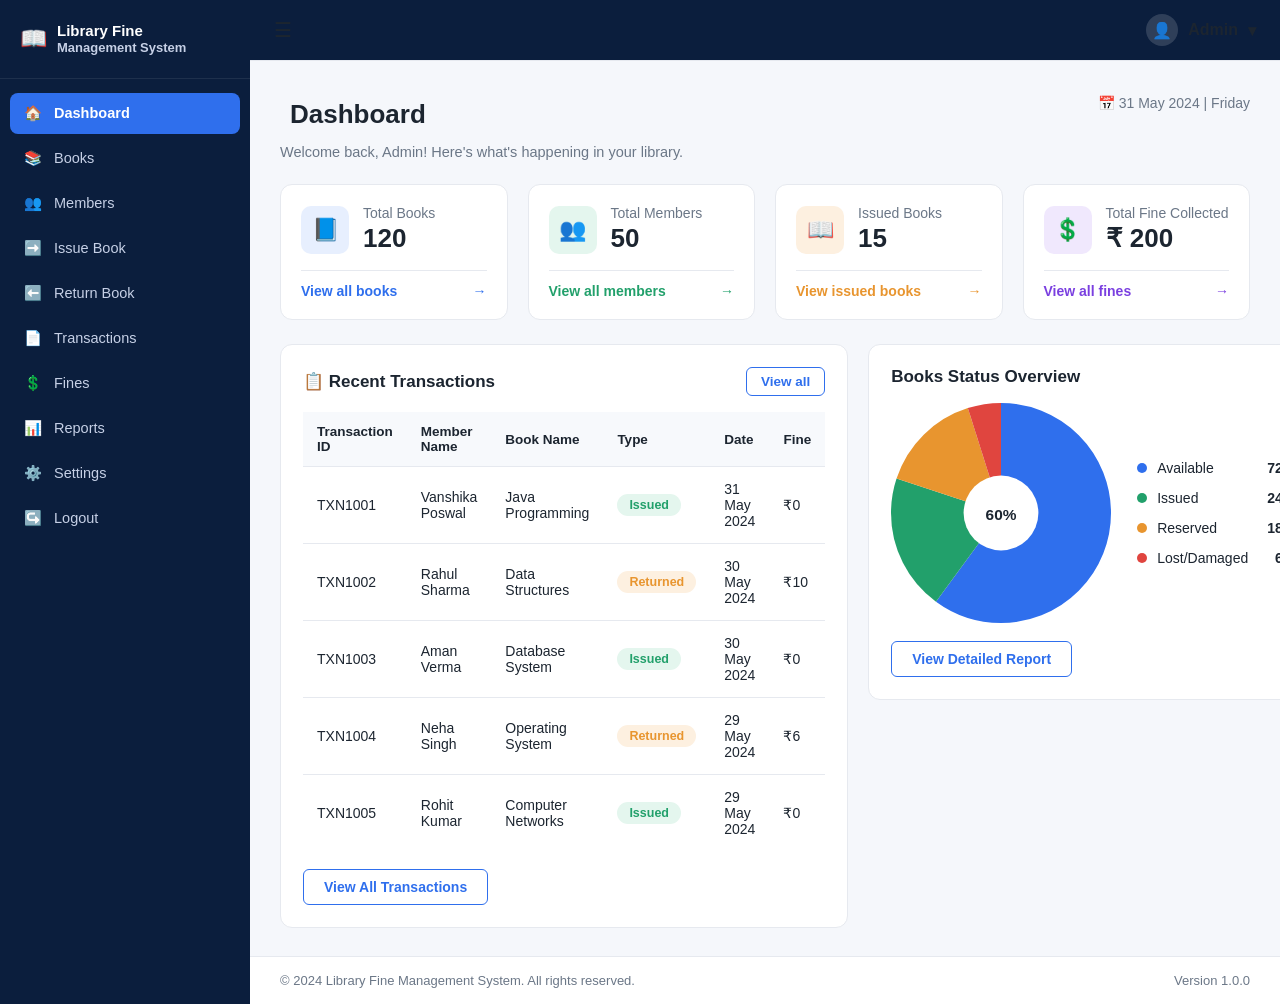
<file: Library-fine-calculation-system/frontend/index.html>
<!DOCTYPE html>
<html lang="en">
<head>
    <meta charset="UTF-8">
    <meta name="viewport" content="width=device-width, initial-scale=1.0">
    <title>Library Fine Management System - Dashboard</title>
    <link rel="stylesheet" href="css/styles.css">
</head>
<body>

<aside class="sidebar">
    <div class="brand">
        <span class="brand-icon">📖</span>
        <div class="brand-text">
            <div class="title">Library Fine</div>
            <div class="subtitle">Management System</div>
        </div>
    </div>
    <nav>
        <a class="nav-item active"><span class="nav-icon">🏠</span> Dashboard</a>
        <a class="nav-item"><span class="nav-icon">📚</span> Books</a>
        <a class="nav-item"><span class="nav-icon">👥</span> Members</a>
        <a class="nav-item"><span class="nav-icon">➡️</span> Issue Book</a>
        <a class="nav-item"><span class="nav-icon">⬅️</span> Return Book</a>
        <a class="nav-item"><span class="nav-icon">📄</span> Transactions</a>
        <a class="nav-item"><span class="nav-icon">💲</span> Fines</a>
        <a class="nav-item"><span class="nav-icon">📊</span> Reports</a>
        <a class="nav-item"><span class="nav-icon">⚙️</span> Settings</a>
        <a class="nav-item"><span class="nav-icon">↪️</span> Logout</a>
    </nav>
</aside>

<div class="main">
    <div class="topbar">
        <div class="hamburger">☰</div>
        <div class="admin">
            <div class="avatar">👤</div>
            Admin <span>▾</span>
        </div>
    </div>

    <div class="content">
        <div class="page-header">
            <div>
                <h1>Dashboard</h1>
                <p>Welcome back, Admin! Here's what's happening in your library.</p>
            </div>
            <div class="date-badge">📅 31 May 2024 | Friday</div>
        </div>

        <div class="stats-grid">
            <div class="stat-card">
                <div class="stat-top">
                    <div class="stat-icon blue">📘</div>
                    <div>
                        <div class="stat-label">Total Books</div>
                        <div class="stat-value">120</div>
                    </div>
                </div>
                <a class="stat-link blue" href="books.html">View all books <span>→</span></a>
            </div>

            <div class="stat-card">
                <div class="stat-top">
                    <div class="stat-icon green">👥</div>
                    <div>
                        <div class="stat-label">Total Members</div>
                        <div class="stat-value">50</div>
                    </div>
                </div>
                <a class="stat-link green" href="members.html">View all members <span>→</span></a>
            </div>

            <div class="stat-card">
                <div class="stat-top">
                    <div class="stat-icon orange">📖</div>
                    <div>
                        <div class="stat-label">Issued Books</div>
                        <div class="stat-value">15</div>
                    </div>
                </div>
                <a class="stat-link orange" href="issue-book.html">View issued books <span>→</span></a>
            </div>

            <div class="stat-card">
                <div class="stat-top">
                    <div class="stat-icon purple">💲</div>
                    <div>
                        <div class="stat-label">Total Fine Collected</div>
                        <div class="stat-value">₹ 200</div>
                    </div>
                </div>
                <a class="stat-link purple" href="fine.html">View all fines <span>→</span></a>
            </div>
        </div>

        <div class="bottom-grid">
            <div class="panel">
                <div class="panel-header">
                    <h2>📋 Recent Transactions</h2>
                    <button class="view-all-btn">View all</button>
                </div>
                <table>
                    <thead>
                    <tr>
                        <th>Transaction ID</th>
                        <th>Member Name</th>
                        <th>Book Name</th>
                        <th>Type</th>
                        <th>Date</th>
                        <th>Fine</th>
                    </tr>
                    </thead>
                    <tbody>
                    <tr>
                        <td>TXN1001</td><td>Vanshika Poswal</td><td>Java Programming</td>
                        <td><span class="badge issued">Issued</span></td><td>31 May 2024</td><td>₹0</td>
                    </tr>
                    <tr>
                        <td>TXN1002</td><td>Rahul Sharma</td><td>Data Structures</td>
                        <td><span class="badge returned">Returned</span></td><td>30 May 2024</td><td>₹10</td>
                    </tr>
                    <tr>
                        <td>TXN1003</td><td>Aman Verma</td><td>Database System</td>
                        <td><span class="badge issued">Issued</span></td><td>30 May 2024</td><td>₹0</td>
                    </tr>
                    <tr>
                        <td>TXN1004</td><td>Neha Singh</td><td>Operating System</td>
                        <td><span class="badge returned">Returned</span></td><td>29 May 2024</td><td>₹6</td>
                    </tr>
                    <tr>
                        <td>TXN1005</td><td>Rohit Kumar</td><td>Computer Networks</td>
                        <td><span class="badge issued">Issued</span></td><td>29 May 2024</td><td>₹0</td>
                    </tr>
                    </tbody>
                </table>
                <div class="table-footer">
                    <button class="outline-btn1">View All Transactions</button>
                </div>
            </div>

            <div class="panel">
                <div class="panel-header">
                    <h2>Books Status Overview</h2>
                </div>
                <div class="donut-wrap">
                    <div class="donut">
                        <svg viewBox="0 0 100 100" width="220" height="220">
                            <!-- Available 60% blue, Issued 20% green, Reserved 15% orange, Lost/Damaged 5% red -->
                            <circle r="25" cx="50" cy="50" fill="transparent"
                                    stroke="#2f6fed" stroke-width="50"
                                    stroke-dasharray="94.2 157"
                                    transform="rotate(-90 50 50)"/>
                            <circle r="25" cx="50" cy="50" fill="transparent"
                                    stroke="#22a06b" stroke-width="50"
                                    stroke-dasharray="31.4 157"
                                    stroke-dashoffset="-94.2"
                                    transform="rotate(-90 50 50)"/>
                            <circle r="25" cx="50" cy="50" fill="transparent"
                                    stroke="#e8952f" stroke-width="50"
                                    stroke-dasharray="23.55 157"
                                    stroke-dashoffset="-125.6"
                                    transform="rotate(-90 50 50)"/>
                            <circle r="25" cx="50" cy="50" fill="transparent"
                                    stroke="#e0453f" stroke-width="50"
                                    stroke-dasharray="7.85 157"
                                    stroke-dashoffset="-149.15"
                                    transform="rotate(-90 50 50)"/>
                            <circle r="17" cx="50" cy="50" fill="#fff"/>
                            <text x="50" y="53" text-anchor="middle" font-size="7" fill="#1c2530" font-weight="700">60%</text>
                        </svg>
                    </div>
                    <div class="legend">
                        <div class="legend-item"><span class="legend-dot" style="background:#2f6fed"></span><span class="label">Available</span><span class="num">72</span></div>
                        <div class="legend-item"><span class="legend-dot" style="background:#22a06b"></span><span class="label">Issued</span><span class="num">24</span></div>
                        <div class="legend-item"><span class="legend-dot" style="background:#e8952f"></span><span class="label">Reserved</span><span class="num">18</span></div>
                        <div class="legend-item"><span class="legend-dot" style="background:#e0453f"></span><span class="label">Lost/Damaged</span><span class="num">6</span></div>
                    </div>
                </div>
                <div class="table-footer">
                    <button class="outline-btn1">View Detailed Report</button>
                </div>
            </div>
        </div>
    </div>

    <footer>
        <div>© 2024 Library Fine Management System. All rights reserved.</div>
        <div>Version 1.0.0</div>
    </footer>
</div>

</body>
</html>
</file>
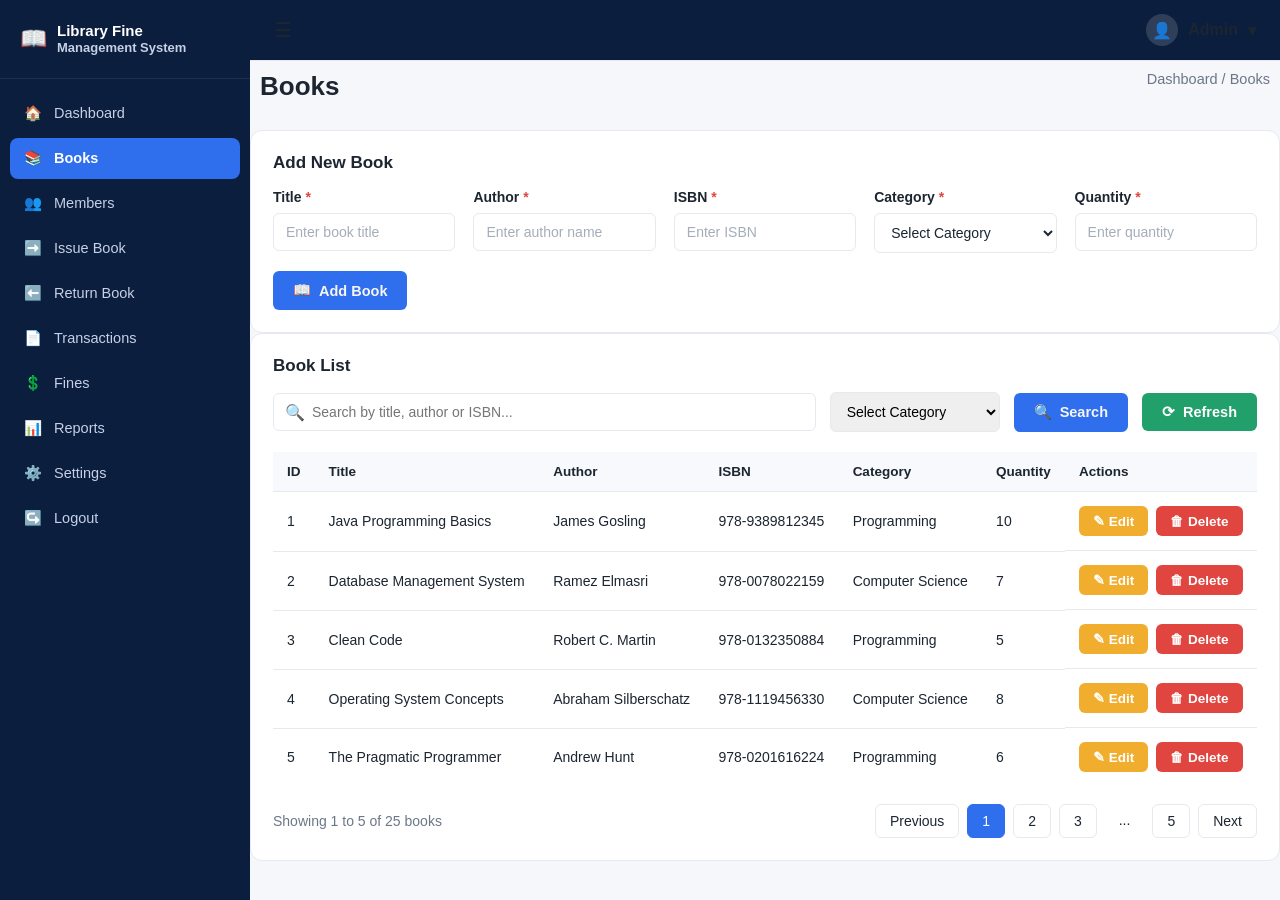
<file: Library-fine-calculation-system/frontend/books.html>
<!DOCTYPE html>
<html lang="en">
<head>
<meta charset="UTF-8">
<meta name="viewport" content="width=device-width, initial-scale=1.0">
<title>Library Fine Management System - Books</title>
<link rel="stylesheet" href="css/styles.css">
</head>
<body>

    <!-- ============ SIDEBAR ============ -->
<aside class="sidebar">
    <div class="brand">
        <span class="brand-icon">📖</span>
        <div class="brand-text">
            <div class="title">Library Fine</div>
            <div class="subtitle">Management System</div>
        </div>
    </div>
    <nav>
        <a class="nav-item"><span class="nav-icon">🏠</span> Dashboard</a>
        <a class="nav-item active"><span class="nav-icon">📚</span> Books</a>
        <a class="nav-item"><span class="nav-icon">👥</span> Members</a>
        <a class="nav-item"><span class="nav-icon">➡️</span> Issue Book</a>
        <a class="nav-item"><span class="nav-icon">⬅️</span> Return Book</a>
        <a class="nav-item"><span class="nav-icon">📄</span> Transactions</a>
        <a class="nav-item"><span class="nav-icon">💲</span> Fines</a>
        <a class="nav-item"><span class="nav-icon">📊</span> Reports</a>
        <a class="nav-item"><span class="nav-icon">⚙️</span> Settings</a>
        <a class="nav-item"><span class="nav-icon">↪️</span> Logout</a>
    </nav>
</aside>

    <!-- ============ MAIN CONTENT ============ -->
    <main class="main">

        <!-- ============ TOP BAR ============ -->
        <div class="topbar">
        <div class="hamburger">☰</div>
        <div class="admin">
            <div class="avatar">👤</div>
            Admin <span>▾</span>
        </div>
    </div>


      <div class="page-header">
        <h1> Books</h1>
        <div class="breadcrumb"><p>Dashboard / <span class="current">Books</span></p></div>
      </div>

      <!-- ============ ADD NEW BOOK FORM ============ -->
      <section class="panel">
        <div class="panel-title">Add New Book</div>

        <!--
          BACKEND: point this form at your servlet/controller endpoint.
          Example (Servlet):   <form action="AddBookServlet" method="post">
          Example (Spring MVC):<form action="/books/add" method="post">
          Make sure every input below has a "name" attribute matching the
          field your backend expects (bean property / request parameter name).
        -->
        <form id="addBookForm" action="/books/add" method="post">

          <div class="form-grid">
            <div class="form-group">
              <label>Title <span class="required">*</span></label>
              <!-- BACKEND: name="title" -> maps to Book.title -->
              <input type="text" name="title" placeholder="Enter book title" required>
            </div>

            <div class="form-group">
              <label>Author <span class="required">*</span></label>
              <!-- BACKEND: name="author" -> maps to Book.author -->
              <input type="text" name="author" placeholder="Enter author name" required>
            </div>

            <div class="form-group">
              <label>ISBN <span class="required">*</span></label>
              <!-- BACKEND: name="isbn" -> maps to Book.isbn -->
              <input type="text" name="isbn" placeholder="Enter ISBN" required>
            </div>

            <div class="form-group">
              <label>Category <span class="required">*</span></label>
              <!-- BACKEND: name="category" -> maps to Book.category
                   Populate <option> values dynamically from the database
                   instead of hardcoding them below.

                   JSP + JSTL example:
                   <select name="category" required>
                     <option value="">Select Category</option>
                     <c:forEach var="cat" items="${categoryList}">
                       <option value="${cat.id}">${cat.name}</option>
                     </c:forEach>
                   </select>

                   Thymeleaf example:
                   <select name="category" required>
                     <option value="">Select Category</option>
                     <option th:each="cat : ${categoryList}"
                             th:value="${cat.id}"
                             th:text="${cat.name}"></option>
                   </select>
              -->
              <select name="category" required>
                <option value="">Select Category</option>
                <option value="programming">Programming</option>
                <option value="computer-science">Computer Science</option>
                <option value="fiction">Fiction</option>
                <option value="non-fiction">Non-Fiction</option>
              </select>
            </div>

            <div class="form-group">
              <label>Quantity <span class="required">*</span></label>
              <!-- BACKEND: name="quantity" -> maps to Book.quantity -->
              <input type="number" name="quantity" min="0" placeholder="Enter quantity" required>
            </div>
          </div>

          <button type="submit" class="btn btn-primary">
            <span>📖</span> Add Book
          </button>
        </form>
      </section>

      <!-- ============ BOOK LIST ============ -->
      <section class="panel">
        <div class="panel-title">Book List</div>

        <!--
          BACKEND: this search/filter bar should submit a GET request so the
          page can be reloaded (or fetched via AJAX/fetch) with query params.
          Example (Servlet):    <form action="BookListServlet" method="get">
          Example (Spring MVC): <form action="/books" method="get">
        -->
        <form class="list-toolbar" action="/books" method="get">
          <div class="search-input">
            <span class="icon">🔍</span>
            <!-- BACKEND: name="query" -> read as request.getParameter("query")
                 and use it to filter by title, author, or ISBN in your SQL/JPQL -->
            <input type="text" name="query" placeholder="Search by title, author or ISBN...">
          </div>

          <!-- BACKEND: name="category" -> filters the list by category.
               Populate options the same way as the Add Book form's category
               dropdown (dynamic from DB), and keep the selected value sticky
               using request.getParameter("category") / th:selected. -->
          <select class="filter-select" name="category">
            <option value="">Select Category</option>
            <option value="programming">Programming</option>
            <option value="computer-science">Computer Science</option>
          </select>

          <button type="submit" class="btn btn-primary">
            <span>🔍</span> Search
          </button>

          <!-- BACKEND: simple link/button back to the unfiltered list,
               or trigger an AJAX refresh of the table body -->
          <button type="button" class="btn btn-green btn-refresh" onclick="location.reload()">
            <span>⟳</span> Refresh
          </button>
        </form>

        <table>
          <thead>
            <tr>
              <th>ID</th>
              <th>Title</th>
              <th>Author</th>
              <th>ISBN</th>
              <th>Category</th>
              <th>Quantity</th>
              <th>Actions</th>
            </tr>
          </thead>

          <!--
            BACKEND: the <tbody> below contains STATIC SAMPLE ROWS for layout
            reference only. Replace the whole <tbody> content with a loop over
            your book list from the database.

            JSP + JSTL example:
            <tbody>
              <c:forEach var="book" items="${bookList}">
                <tr>
                  <td>${book.id}</td>
                  <td>${book.title}</td>
                  <td>${book.author}</td>
                  <td>${book.isbn}</td>
                  <td>${book.category}</td>
                  <td>${book.quantity}</td>
                  <td class="action-btns">
                    <a class="btn btn-edit" href="EditBookServlet?id=${book.id}">✎ Edit</a>
                    <a class="btn btn-delete" href="DeleteBookServlet?id=${book.id}"
                       onclick="return confirm('Delete this book?');">🗑 Delete</a>
                  </td>
                </tr>
              </c:forEach>
            </tbody>

            Thymeleaf example:
            <tbody>
              <tr th:each="book : ${bookList}">
                <td th:text="${book.id}"></td>
                <td th:text="${book.title}"></td>
                <td th:text="${book.author}"></td>
                <td th:text="${book.isbn}"></td>
                <td th:text="${book.category}"></td>
                <td th:text="${book.quantity}"></td>
                <td class="action-btns">
                  <a class="btn btn-edit" th:href="@{/books/edit(id=${book.id})}">✎ Edit</a>
                  <a class="btn btn-delete" th:href="@{/books/delete(id=${book.id})}"
                     onclick="return confirm('Delete this book?');">🗑 Delete</a>
                </td>
              </tr>
            </tbody>

            REST/JS example (fetch from a Java API, e.g. Spring Boot @RestController):
              fetch('/api/books?page=1')
                .then(res => res.json())
                .then(data => renderRows(data.books));
              // then build <tr> elements in JS and append to the tbody
          -->
          <tbody id="bookTableBody">
            <tr>
              <td>1</td>
              <td>Java Programming Basics</td>
              <td>James Gosling</td>
              <td>978-9389812345</td>
              <td>Programming</td>
              <td>10</td>
              <td class="action-btns">
                <button class="btn btn-edit">✎ Edit</button>
                <button class="btn btn-delete">🗑 Delete</button>
              </td>
            </tr>
            <tr>
              <td>2</td>
              <td>Database Management System</td>
              <td>Ramez Elmasri</td>
              <td>978-0078022159</td>
              <td>Computer Science</td>
              <td>7</td>
              <td class="action-btns">
                <button class="btn btn-edit">✎ Edit</button>
                <button class="btn btn-delete">🗑 Delete</button>
              </td>
            </tr>
            <tr>
              <td>3</td>
              <td>Clean Code</td>
              <td>Robert C. Martin</td>
              <td>978-0132350884</td>
              <td>Programming</td>
              <td>5</td>
              <td class="action-btns">
                <button class="btn btn-edit">✎ Edit</button>
                <button class="btn btn-delete">🗑 Delete</button>
              </td>
            </tr>
            <tr>
              <td>4</td>
              <td>Operating System Concepts</td>
              <td>Abraham Silberschatz</td>
              <td>978-1119456330</td>
              <td>Computer Science</td>
              <td>8</td>
              <td class="action-btns">
                <button class="btn btn-edit">✎ Edit</button>
                <button class="btn btn-delete">🗑 Delete</button>
              </td>
            </tr>
            <tr>
              <td>5</td>
              <td>The Pragmatic Programmer</td>
              <td>Andrew Hunt</td>
              <td>978-0201616224</td>
              <td>Programming</td>
              <td>6</td>
              <td class="action-btns">
                <button class="btn btn-edit">✎ Edit</button>
                <button class="btn btn-delete">🗑 Delete</button>
              </td>
            </tr>
          </tbody>
        </table>

        <div class="table-footer">
          <!-- BACKEND: replace the hardcoded numbers with real values,
               e.g. ${startIndex} to ${endIndex} of ${totalBooks} books -->
          <div class="results-info">Showing 1 to 5 of 25 books</div>

          <!--
            BACKEND: pagination should link to the same endpoint with a
            "page" query parameter, and the "active" class should be applied
            to whichever page matches the current one.

            JSP + JSTL example:
            <div class="pagination">
              <a class="page-btn" href="/books?page=${currentPage - 1}">Previous</a>
              <c:forEach begin="1" end="${totalPages}" var="p">
                <a class="page-btn ${p == currentPage ? 'active' : ''}"
                   href="/books?page=${p}">${p}</a>
              </c:forEach>
              <a class="page-btn" href="/books?page=${currentPage + 1}">Next</a>
            </div>
          -->
          <div class="pagination">
            <button class="page-btn">Previous</button>
            <button class="page-btn active">1</button>
            <button class="page-btn">2</button>
            <button class="page-btn">3</button>
            <span class="page-btn dots">...</span>
            <button class="page-btn">5</button>
            <button class="page-btn">Next</button>
          </div>
        </div>
      </section>

    </main>
  </div>

</body>
</html>
</file>
<file: Library-fine-calculation-system/frontend/css/styles.css>
:root{
    --navy:#0b1e3d;
    --navy-active:#14336b;
    --blue:#2f6fed;
    --blue-light:#e7effe;
    --blue-dark:#1d54c9;
    --yellow:#f0ad2e;
    --yellow-dark:#d99a1f;
    --green:#22a06b;
    --green-light:#e4f6ee;
    --orange:#e8952f;
    --orange-light:#fdf0e0;
    --purple:#7a3fe0;
    --purple-light:#f0e8fd;
    --red:#e0453f;
    --red-dark:#c53832;
    --text-dark:#1c2530;
    --text-muted:#6b7787;
    --border:#e6e9ef;
    --bg:#f5f7fb;
    --required:#e0453f;
}
*{box-sizing:border-box;margin:0;padding:0;}
body{
    font-family:'Segoe UI', Roboto, Helvetica, Arial, sans-serif;
    background:var(--bg);
    color:var(--text-dark);
    display:flex;
    min-height:100vh;
}

/* Sidebar */
.sidebar{
    width:250px;
    background:var(--navy);
    color:#fff;
    display:flex;
    flex-direction:column;
    flex-shrink:0;
}
.brand{
    display:flex;
    align-items:center;
    gap:12px;
    padding:22px 20px;
    border-bottom:1px solid rgba(255,255,255,0.08);
}
.brand-icon{font-size:26px;}
.brand-text{line-height:1.2;}
.brand-text .title{font-weight:700;font-size:15px;}
.brand-text .subtitle{font-size:13px;color:#c6d0e6;}

nav{padding:14px 10px;flex:1;}
.nav-item{
    display:flex;
    align-items:center;
    gap:12px;
    padding:12px 14px;
    border-radius:8px;
    color:#c6d0e6;
    text-decoration:none;
    font-size:14.5px;
    margin-bottom:4px;
    cursor:pointer;
    transition:background 0.15s ease;
}
.nav-item:hover{background:rgba(255,255,255,0.06);}
.nav-item.active{
    background:var(--blue);
    color:#fff;
    font-weight:600;
}
.nav-icon{width:18px;text-align:center;}

/* Main */
.main{flex:1;display:flex;flex-direction:column;min-width:0;}
.topbar{
    display: flex;
    align-items: center;
    justify-content: space-between;
    background: #b5b6b7; /* Light gray header background */
    padding: 16px 30px;
    border-bottom: 1px solid var(--border, #e0e0e0); /* Fallback border color */
}
.hamburger{font-size:20px;cursor:pointer;color:var(--text-dark);}
.admin{
    display:flex;
    align-items:center;
    gap:10px;
    font-weight:600;
    color:var(--text-dark);
    cursor:pointer;
}
.avatar{
    width:34px;height:34px;border-radius:50%;
    background:var(--blue);
    display:flex;align-items:center;justify-content:center;
    color:#fff;font-size:18px;
}

.content{padding:28px 30px;}

.page-header{
    display:flex;
    justify-content:space-between;
    align-items:flex-start;
    margin-bottom:24px;
    flex-wrap:wrap;
    gap:10px;
}
.page-header h1{font-size:26px;margin-bottom:4px;padding-left:10px;padding-top:10px;}
.page-header p{color:var(--text-muted);font-size:14.5px;padding-right:10px;padding-top:10px;}
.date-badge{
    display:flex;align-items:center;gap:8px;
    color:var(--text-muted);
    font-size:14px;
    padding-top:6px;
}

/* Stat cards */
.stats-grid{
    display:grid;
    grid-template-columns:repeat(4, 1fr);
    gap:20px;
    margin-bottom:24px;
}
.stat-card{
    background:#fff;
    border:1px solid var(--border);
    border-radius:12px;
    padding:20px;
}
.stat-top{display:flex;align-items:center;gap:14px;margin-bottom:16px;}
.stat-icon{
    width:48px;height:48px;border-radius:10px;
    display:flex;align-items:center;justify-content:center;
    font-size:22px;
    flex-shrink:0;
}
.stat-icon.blue{background:var(--blue-light);}
.stat-icon.green{background:var(--green-light);}
.stat-icon.orange{background:var(--orange-light);}
.stat-icon.purple{background:var(--purple-light);}
.stat-label{color:var(--text-muted);font-size:14px;margin-bottom:2px;}
.stat-value{font-size:26px;font-weight:700;}
.stat-link{
    display:flex;align-items:center;justify-content:space-between;
    font-size:14px;font-weight:600;text-decoration:none;
    padding-top:12px;border-top:1px solid var(--border);
}
.stat-link.blue{color:var(--blue);}
.stat-link.green{color:var(--green);}
.stat-link.orange{color:var(--orange);}
.stat-link.purple{color:var(--purple);}

/* Bottom grid */
.bottom-grid{
    display:grid;
    grid-template-columns:2fr 1fr;
    gap:20px;
    align-items:start;
}
.panel{
    background:#fff;
    border:1px solid var(--border);
    border-radius:12px;
    padding:22px;
}
.panel-title{font-size:17px;font-weight:600;margin-bottom:16px;}
.panel-header{
    display:flex;justify-content:space-between;align-items:center;
    margin-bottom:16px;
}
.panel-header h2{font-size:17px;display:flex;align-items:center;gap:8px;}
.view-all-btn{
    border:1px solid var(--blue);
    color:var(--blue);
    background:#fff;
    padding:6px 14px;
    border-radius:6px;
    font-size:13.5px;
    font-weight:600;
    cursor:pointer;
}

table{width:100%;border-collapse:collapse;}
thead th{
    text-align:left;
    font-size:13.5px;
    color:var(--text-muted);
    font-weight:600;
    padding:8px 10px;
    border-bottom:1px solid var(--border);
}
tbody td{
    padding:14px 10px;
    font-size:14px;
    border-bottom:1px solid var(--border);
}
tbody tr:last-child td{border-bottom:none;}

.badge{
    display:inline-block;
    padding:4px 12px;
    border-radius:14px;
    font-size:12.5px;
    font-weight:600;
}
.badge.issued{background:var(--green-light);color:var(--green);}
.badge.returned{background:var(--orange-light);color:var(--orange);}

.table-footer{
    display:flex;justify-content:center;margin-top:18px;
}
.outline-btn1{
    border:1px solid var(--blue);
    color:var(--blue);
    background:#fff;
    padding:9px 20px;
    border-radius:6px;
    font-size:14px;
    font-weight:600;
    cursor:pointer;
}

.outline-btn2{
    border:none;
    background:#fff;
    padding:9px 20px;
    font-size:14px;
    font-weight:600;
    cursor:pointer;
}

/* Donut chart */
.donut-wrap{
    display:flex;
    align-items:center;
    gap:26px;
    justify-content:center;
    margin-bottom:10px;
}
.donut{position:relative;width:220px;height:220px;}
.legend{display:flex;flex-direction:column;gap:14px;}
.legend-item{display:flex;align-items:center;gap:10px;font-size:14px;}
.legend-dot{width:10px;height:10px;border-radius:50%;flex-shrink:0;}
.legend-item .label{color:var(--text-dark);min-width:100px;}
.legend-item .num{color:var(--text-dark);font-weight:600;margin-left:auto;}

footer{
    display:flex;justify-content:space-between;
    padding:16px 30px;
    color:var(--text-muted);
    font-size:13px;
    border-top:1px solid var(--border);
    background:#fff;
}

@media (max-width:1100px){
    .stats-grid{grid-template-columns:repeat(2,1fr);}
    .bottom-grid{grid-template-columns:1fr;}
}
@media (max-width:700px){
    .sidebar{display:none;}
    .stats-grid{grid-template-columns:1fr;}
}




/* books page */



/* Topbar */
.topbar{
  display:flex;
  align-items:center;
  justify-content:space-between;
  background:var(--navy);
  color:#fff;
  padding:14px 24px;
}
.topbar-left{display:flex;align-items:center;gap:16px;}
.hamburger{font-size:20px;cursor:pointer;}
.brand{display:flex;align-items:center;gap:10px;font-size:19px;font-weight:700;}
.brand-icon{font-size:22px;}
.admin{
  display:flex;align-items:center;gap:10px;
  font-weight:600;cursor:pointer;
}
.avatar{
  width:32px;height:32px;border-radius:50%;
  background:rgba(255,255,255,0.15);
  display:flex;align-items:center;justify-content:center;
  font-size:16px;
}
 
/* Layout */
.layout{display:flex;min-height:calc(100vh - 58px);}


/* Add Book form */
.form-grid{
  display:grid;
  grid-template-columns:repeat(5, 1fr);
  gap:18px;
  margin-bottom:18px;
}
.form-group label{
  display:block;
  font-size:14px;
  font-weight:600;
  margin-bottom:8px;
}
.required{color:var(--required);}
.form-group input,
.form-group select{
  width:100%;
  padding:10px 12px;
  border:1px solid var(--border);
  border-radius:6px;
  font-size:14px;
  color:var(--text-dark);
  background:#fff;
}
.form-group input::placeholder{color:#a5adb9;}
.form-group input:focus,
.form-group select:focus{
  outline:none;
  border-color:var(--blue);
}
 
.btn{
  border:none;
  border-radius:6px;
  padding:11px 20px;
  font-size:14.5px;
  font-weight:600;
  cursor:pointer;
  display:inline-flex;
  align-items:center;
  gap:8px;
}
.btn-primary{
    background:var(--blue);color:#f5f5f7;
    transition: transform 0.2s ease, box-shadow 0.2s ease; /* Smooth animation */
}
.btn-primary:hover{background:var(--blue-dark, #1e4ed8);
    transform: scale(1.05); /* Slightly lift the button */
    box-shadow: 0 4px 6px rgba(0, 0, 0, 0.1); /* Add a subtle shadow */
}
.btn-green{background:var(--green);color:#fff;
    transition: transform 0.2s ease, box-shadow 0.2s ease; /* Smooth animation */
}
.btn-green:hover{background:var(--green-dark, #1e7e4b);
    transform: scale(1.05);
    box-shadow: 0 4px 6px rgba(0, 0, 0, 0.1);
}
 
/* Book list */
.list-toolbar{
  display:flex;
  gap:14px;
  align-items:center;
  margin-bottom:20px;
  flex-wrap:wrap;
}
.search-input{
  flex:1;
  min-width:220px;
  position:relative;
}
.search-input input{
  width:100%;
  padding:10px 12px 10px 38px;
  border:1px solid var(--border);
  border-radius:6px;
  font-size:14px;
}
.search-input .icon{
  position:absolute;
  left:12px;top:50%;
  transform:translateY(-50%);
  color:var(--text-muted);
}
.filter-select{
  padding:10px 12px;
  border:1px solid var(--border);
  border-radius:6px;
  font-size:14px;
  min-width:170px;
}
.btn-refresh{margin-left:auto;}
 
/* Table */
table{width:100%;border-collapse:collapse;}
thead th{
  text-align:left;
  font-size:13.5px;
  font-weight:700;
  color:var(--text-dark);
  background:#f7f9fc;
  padding:12px 14px;
  border-bottom:1px solid var(--border);
}
tbody td{
  padding:14px;
  font-size:14px;
  border-bottom:1px solid var(--border);
  vertical-align:middle;
}
tbody tr:last-child td{border-bottom:none;}
 
.action-btns{display:flex;gap:8px;}
.btn-edit{background:var(--yellow);color:#fff;padding:7px 14px;font-size:13.5px;}
.btn-edit:hover{background:var(--yellow-dark);}
.btn-delete{background:var(--red);color:#fff;padding:7px 14px;font-size:13.5px;}
.btn-delete:hover{background:var(--red-dark);}

/* Pagination */
.table-footer{
  display:flex;
  justify-content:space-between;
  align-items:center;
  margin-top:18px;
  flex-wrap:wrap;
  gap:12px;
}
.results-info{color:var(--text-muted);font-size:14px;}
.pagination{display:flex;gap:8px;}
.page-btn{
  border:1px solid var(--border);
  background:#fff;
  color:var(--text-dark);
  padding:8px 14px;
  border-radius:6px;
  font-size:14px;
  cursor:pointer;
}
.page-btn:hover{background:#6191f1;}
.page-btn.active{
  background:var(--blue);
  color:#fff;
  border-color:var(--blue);
}
.page-btn.dots{cursor:default;border:none;background:transparent;}
 
@media (max-width:1100px){
  .form-grid{grid-template-columns:repeat(2,1fr);}
}
@media (max-width:700px){
  .sidebar{display:none;}
  .form-grid{grid-template-columns:1fr;}
}
</file>
